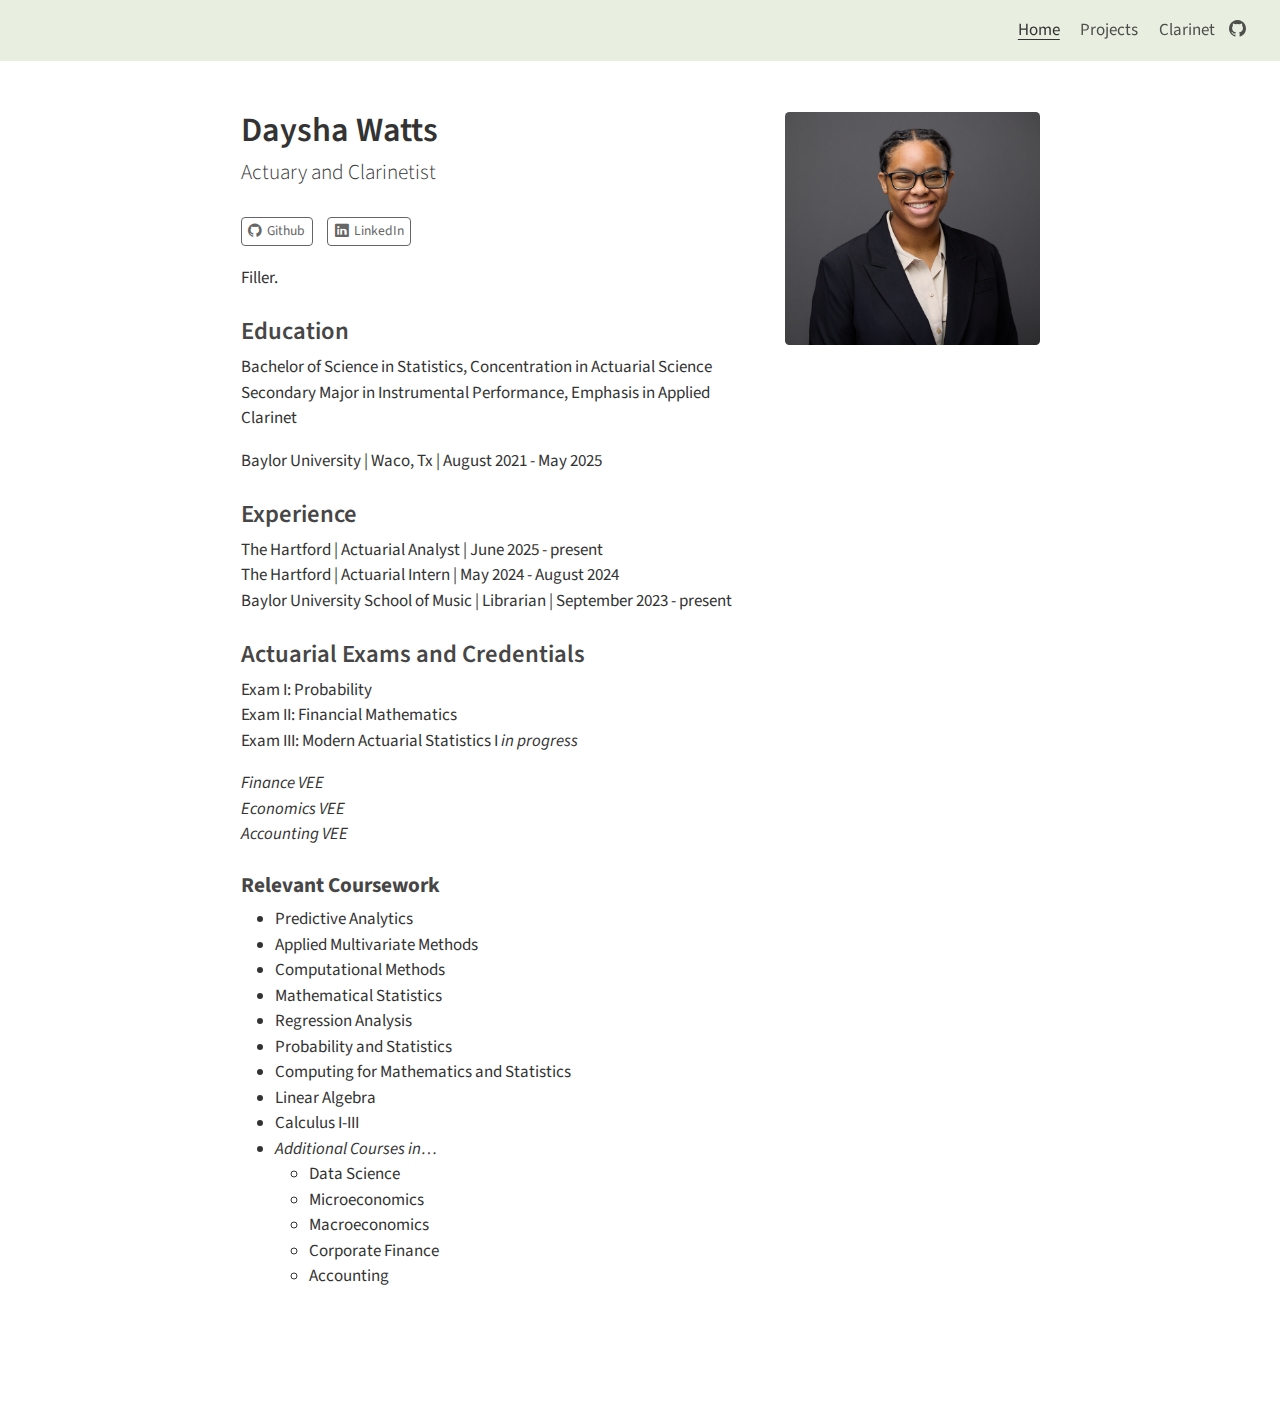
<file: index.html>
<!DOCTYPE html>
<html xmlns="http://www.w3.org/1999/xhtml" lang="en" xml:lang="en"><head>

<meta charset="utf-8">
<meta name="generator" content="quarto-1.5.57">

<meta name="viewport" content="width=device-width, initial-scale=1.0, user-scalable=yes">


<title>Daysha Watts</title>
<style>
code{white-space: pre-wrap;}
span.smallcaps{font-variant: small-caps;}
div.columns{display: flex; gap: min(4vw, 1.5em);}
div.column{flex: auto; overflow-x: auto;}
div.hanging-indent{margin-left: 1.5em; text-indent: -1.5em;}
ul.task-list{list-style: none;}
ul.task-list li input[type="checkbox"] {
  width: 0.8em;
  margin: 0 0.8em 0.2em -1em; /* quarto-specific, see https://github.com/quarto-dev/quarto-cli/issues/4556 */ 
  vertical-align: middle;
}
</style>


<script src="site_libs/quarto-nav/quarto-nav.js"></script>
<script src="site_libs/quarto-nav/headroom.min.js"></script>
<script src="site_libs/clipboard/clipboard.min.js"></script>
<script src="site_libs/quarto-html/quarto.js"></script>
<script src="site_libs/quarto-html/popper.min.js"></script>
<script src="site_libs/quarto-html/tippy.umd.min.js"></script>
<link href="site_libs/quarto-html/tippy.css" rel="stylesheet">
<link href="site_libs/quarto-html/quarto-syntax-highlighting.css" rel="stylesheet" id="quarto-text-highlighting-styles">
<script src="site_libs/bootstrap/bootstrap.min.js"></script>
<link href="site_libs/bootstrap/bootstrap-icons.css" rel="stylesheet">
<link href="site_libs/bootstrap/bootstrap.min.css" rel="stylesheet" id="quarto-bootstrap" data-mode="light">
<script id="quarto-search-options" type="application/json">{
  "language": {
    "search-no-results-text": "No results",
    "search-matching-documents-text": "matching documents",
    "search-copy-link-title": "Copy link to search",
    "search-hide-matches-text": "Hide additional matches",
    "search-more-match-text": "more match in this document",
    "search-more-matches-text": "more matches in this document",
    "search-clear-button-title": "Clear",
    "search-text-placeholder": "",
    "search-detached-cancel-button-title": "Cancel",
    "search-submit-button-title": "Submit",
    "search-label": "Search"
  }
}</script>


<meta property="og:title" content="Daysha Watts">
<meta property="og:description" content="Actuary and Clarinetist">
<meta property="og:image" content="headshot.jpg">
</head>

<body class="nav-fixed fullcontent">

<div id="quarto-search-results"></div>
  <header id="quarto-header" class="headroom fixed-top">
    <nav class="navbar navbar-expand-lg " data-bs-theme="dark">
      <div class="navbar-container container-fluid">
          <button class="navbar-toggler" type="button" data-bs-toggle="collapse" data-bs-target="#navbarCollapse" aria-controls="navbarCollapse" role="menu" aria-expanded="false" aria-label="Toggle navigation" onclick="if (window.quartoToggleHeadroom) { window.quartoToggleHeadroom(); }">
  <span class="navbar-toggler-icon"></span>
</button>
          <div class="collapse navbar-collapse" id="navbarCollapse">
            <ul class="navbar-nav navbar-nav-scroll ms-auto">
  <li class="nav-item">
    <a class="nav-link active" href="./index.html" aria-current="page"> 
<span class="menu-text">Home</span></a>
  </li>  
  <li class="nav-item">
    <span class="nav-link">
<span class="menu-text">Projects</span>
    </span>
  </li>  
  <li class="nav-item">
    <a class="nav-link" href="./clarinet.html"> 
<span class="menu-text">Clarinet</span></a>
  </li>  
</ul>
          </div> <!-- /navcollapse -->
            <div class="quarto-navbar-tools">
    <a href="https://github.com" title="Github" class="quarto-navigation-tool px-1" aria-label="Github"><i class="bi bi-github"></i></a>
</div>
      </div> <!-- /container-fluid -->
    </nav>
</header>
<!-- content -->
<div id="quarto-content" class="quarto-container page-columns page-rows-contents page-layout-article page-navbar">
<!-- sidebar -->
<!-- margin-sidebar -->
    
<!-- main -->
<div class="quarto-about-solana column-body">
  <div class="about-entity">
    <div class="entity-contents">
      <header id="title-block-header" class="quarto-title-block default">
<div class="quarto-title">
<h1 class="title">Daysha Watts</h1>
<p class="subtitle lead">Actuary and Clarinetist</p>
</div>
<div class="quarto-title-meta">
  </div>
</header> <div class="about-links">
  <a href="https://github.com/daysha-w" class="about-link" rel="" target="">
    <i class="bi bi-github"></i>
     <span class="about-link-text">Github</span>
  </a>
  <a href="https://www.linkedin.com/in/daysha-watts-478915266/" class="about-link" rel="" target="">
    <i class="bi bi-linkedin"></i>
     <span class="about-link-text">LinkedIn</span>
  </a>
</div>
      <div class="about-contents"><main class="content" id="quarto-document-content">
<p>Filler.</p>
<section id="education" class="level3">
<h3 data-anchor-id="education">Education</h3>
<p>Bachelor of Science in Statistics, Concentration in Actuarial Science &nbsp; Secondary Major in Instrumental Performance, Emphasis in Applied Clarinet &nbsp;</p>
<p>Baylor University | Waco, Tx | August 2021 - May 2025</p>
</section>
<section id="experience" class="level3">
<h3 data-anchor-id="experience">Experience</h3>
<p>The Hartford | Actuarial Analyst | June 2025 - present<br>
The Hartford | Actuarial Intern | May 2024 - August 2024<br>
Baylor University School of Music | Librarian | September 2023 - present</p>
</section>
<section id="actuarial-exams-and-credentials" class="level3">
<h3 data-anchor-id="actuarial-exams-and-credentials">Actuarial Exams and Credentials</h3>
<p>Exam I: Probability<br>
Exam II: Financial Mathematics<br>
Exam III: Modern Actuarial Statistics I <em>in progress</em> &nbsp;</p>
<p><em>Finance VEE</em><br>
<em>Economics VEE</em><br>
<em>Accounting VEE</em></p>
<section id="relevant-coursework" class="level4">
<h4 data-anchor-id="relevant-coursework"><strong>Relevant Coursework</strong></h4>
<ul>
<li>Predictive Analytics</li>
<li>Applied Multivariate Methods</li>
<li>Computational Methods</li>
<li>Mathematical Statistics</li>
<li>Regression Analysis</li>
<li>Probability and Statistics</li>
<li>Computing for Mathematics and Statistics</li>
<li>Linear Algebra</li>
<li>Calculus I-III</li>
<li><em>Additional Courses in…</em>
<ul>
<li>Data Science</li>
<li>Microeconomics</li>
<li>Macroeconomics</li>
<li>Corporate Finance</li>
<li>Accounting</li>
</ul></li>
</ul>


</section>
</section>
</main></div>
    </div>
    <img src="headshot.jpg" alt="headshpt of Daysha Watts" class="about-image
  rounded " style="width: 15em;">
  </div>
</div>
 <!-- /main -->
<script id="quarto-html-after-body" type="application/javascript">
window.document.addEventListener("DOMContentLoaded", function (event) {
  const toggleBodyColorMode = (bsSheetEl) => {
    const mode = bsSheetEl.getAttribute("data-mode");
    const bodyEl = window.document.querySelector("body");
    if (mode === "dark") {
      bodyEl.classList.add("quarto-dark");
      bodyEl.classList.remove("quarto-light");
    } else {
      bodyEl.classList.add("quarto-light");
      bodyEl.classList.remove("quarto-dark");
    }
  }
  const toggleBodyColorPrimary = () => {
    const bsSheetEl = window.document.querySelector("link#quarto-bootstrap");
    if (bsSheetEl) {
      toggleBodyColorMode(bsSheetEl);
    }
  }
  toggleBodyColorPrimary();  
  const isCodeAnnotation = (el) => {
    for (const clz of el.classList) {
      if (clz.startsWith('code-annotation-')) {                     
        return true;
      }
    }
    return false;
  }
  const onCopySuccess = function(e) {
    // button target
    const button = e.trigger;
    // don't keep focus
    button.blur();
    // flash "checked"
    button.classList.add('code-copy-button-checked');
    var currentTitle = button.getAttribute("title");
    button.setAttribute("title", "Copied!");
    let tooltip;
    if (window.bootstrap) {
      button.setAttribute("data-bs-toggle", "tooltip");
      button.setAttribute("data-bs-placement", "left");
      button.setAttribute("data-bs-title", "Copied!");
      tooltip = new bootstrap.Tooltip(button, 
        { trigger: "manual", 
          customClass: "code-copy-button-tooltip",
          offset: [0, -8]});
      tooltip.show();    
    }
    setTimeout(function() {
      if (tooltip) {
        tooltip.hide();
        button.removeAttribute("data-bs-title");
        button.removeAttribute("data-bs-toggle");
        button.removeAttribute("data-bs-placement");
      }
      button.setAttribute("title", currentTitle);
      button.classList.remove('code-copy-button-checked');
    }, 1000);
    // clear code selection
    e.clearSelection();
  }
  const getTextToCopy = function(trigger) {
      const codeEl = trigger.previousElementSibling.cloneNode(true);
      for (const childEl of codeEl.children) {
        if (isCodeAnnotation(childEl)) {
          childEl.remove();
        }
      }
      return codeEl.innerText;
  }
  const clipboard = new window.ClipboardJS('.code-copy-button:not([data-in-quarto-modal])', {
    text: getTextToCopy
  });
  clipboard.on('success', onCopySuccess);
  if (window.document.getElementById('quarto-embedded-source-code-modal')) {
    // For code content inside modals, clipBoardJS needs to be initialized with a container option
    // TODO: Check when it could be a function (https://github.com/zenorocha/clipboard.js/issues/860)
    const clipboardModal = new window.ClipboardJS('.code-copy-button[data-in-quarto-modal]', {
      text: getTextToCopy,
      container: window.document.getElementById('quarto-embedded-source-code-modal')
    });
    clipboardModal.on('success', onCopySuccess);
  }
    var localhostRegex = new RegExp(/^(?:http|https):\/\/localhost\:?[0-9]*\//);
    var mailtoRegex = new RegExp(/^mailto:/);
      var filterRegex = new RegExp('/' + window.location.host + '/');
    var isInternal = (href) => {
        return filterRegex.test(href) || localhostRegex.test(href) || mailtoRegex.test(href);
    }
    // Inspect non-navigation links and adorn them if external
 	var links = window.document.querySelectorAll('a[href]:not(.nav-link):not(.navbar-brand):not(.toc-action):not(.sidebar-link):not(.sidebar-item-toggle):not(.pagination-link):not(.no-external):not([aria-hidden]):not(.dropdown-item):not(.quarto-navigation-tool):not(.about-link)');
    for (var i=0; i<links.length; i++) {
      const link = links[i];
      if (!isInternal(link.href)) {
        // undo the damage that might have been done by quarto-nav.js in the case of
        // links that we want to consider external
        if (link.dataset.originalHref !== undefined) {
          link.href = link.dataset.originalHref;
        }
      }
    }
  function tippyHover(el, contentFn, onTriggerFn, onUntriggerFn) {
    const config = {
      allowHTML: true,
      maxWidth: 500,
      delay: 100,
      arrow: false,
      appendTo: function(el) {
          return el.parentElement;
      },
      interactive: true,
      interactiveBorder: 10,
      theme: 'quarto',
      placement: 'bottom-start',
    };
    if (contentFn) {
      config.content = contentFn;
    }
    if (onTriggerFn) {
      config.onTrigger = onTriggerFn;
    }
    if (onUntriggerFn) {
      config.onUntrigger = onUntriggerFn;
    }
    window.tippy(el, config); 
  }
  const noterefs = window.document.querySelectorAll('a[role="doc-noteref"]');
  for (var i=0; i<noterefs.length; i++) {
    const ref = noterefs[i];
    tippyHover(ref, function() {
      // use id or data attribute instead here
      let href = ref.getAttribute('data-footnote-href') || ref.getAttribute('href');
      try { href = new URL(href).hash; } catch {}
      const id = href.replace(/^#\/?/, "");
      const note = window.document.getElementById(id);
      if (note) {
        return note.innerHTML;
      } else {
        return "";
      }
    });
  }
  const xrefs = window.document.querySelectorAll('a.quarto-xref');
  const processXRef = (id, note) => {
    // Strip column container classes
    const stripColumnClz = (el) => {
      el.classList.remove("page-full", "page-columns");
      if (el.children) {
        for (const child of el.children) {
          stripColumnClz(child);
        }
      }
    }
    stripColumnClz(note)
    if (id === null || id.startsWith('sec-')) {
      // Special case sections, only their first couple elements
      const container = document.createElement("div");
      if (note.children && note.children.length > 2) {
        container.appendChild(note.children[0].cloneNode(true));
        for (let i = 1; i < note.children.length; i++) {
          const child = note.children[i];
          if (child.tagName === "P" && child.innerText === "") {
            continue;
          } else {
            container.appendChild(child.cloneNode(true));
            break;
          }
        }
        if (window.Quarto?.typesetMath) {
          window.Quarto.typesetMath(container);
        }
        return container.innerHTML
      } else {
        if (window.Quarto?.typesetMath) {
          window.Quarto.typesetMath(note);
        }
        return note.innerHTML;
      }
    } else {
      // Remove any anchor links if they are present
      const anchorLink = note.querySelector('a.anchorjs-link');
      if (anchorLink) {
        anchorLink.remove();
      }
      if (window.Quarto?.typesetMath) {
        window.Quarto.typesetMath(note);
      }
      // TODO in 1.5, we should make sure this works without a callout special case
      if (note.classList.contains("callout")) {
        return note.outerHTML;
      } else {
        return note.innerHTML;
      }
    }
  }
  for (var i=0; i<xrefs.length; i++) {
    const xref = xrefs[i];
    tippyHover(xref, undefined, function(instance) {
      instance.disable();
      let url = xref.getAttribute('href');
      let hash = undefined; 
      if (url.startsWith('#')) {
        hash = url;
      } else {
        try { hash = new URL(url).hash; } catch {}
      }
      if (hash) {
        const id = hash.replace(/^#\/?/, "");
        const note = window.document.getElementById(id);
        if (note !== null) {
          try {
            const html = processXRef(id, note.cloneNode(true));
            instance.setContent(html);
          } finally {
            instance.enable();
            instance.show();
          }
        } else {
          // See if we can fetch this
          fetch(url.split('#')[0])
          .then(res => res.text())
          .then(html => {
            const parser = new DOMParser();
            const htmlDoc = parser.parseFromString(html, "text/html");
            const note = htmlDoc.getElementById(id);
            if (note !== null) {
              const html = processXRef(id, note);
              instance.setContent(html);
            } 
          }).finally(() => {
            instance.enable();
            instance.show();
          });
        }
      } else {
        // See if we can fetch a full url (with no hash to target)
        // This is a special case and we should probably do some content thinning / targeting
        fetch(url)
        .then(res => res.text())
        .then(html => {
          const parser = new DOMParser();
          const htmlDoc = parser.parseFromString(html, "text/html");
          const note = htmlDoc.querySelector('main.content');
          if (note !== null) {
            // This should only happen for chapter cross references
            // (since there is no id in the URL)
            // remove the first header
            if (note.children.length > 0 && note.children[0].tagName === "HEADER") {
              note.children[0].remove();
            }
            const html = processXRef(null, note);
            instance.setContent(html);
          } 
        }).finally(() => {
          instance.enable();
          instance.show();
        });
      }
    }, function(instance) {
    });
  }
      let selectedAnnoteEl;
      const selectorForAnnotation = ( cell, annotation) => {
        let cellAttr = 'data-code-cell="' + cell + '"';
        let lineAttr = 'data-code-annotation="' +  annotation + '"';
        const selector = 'span[' + cellAttr + '][' + lineAttr + ']';
        return selector;
      }
      const selectCodeLines = (annoteEl) => {
        const doc = window.document;
        const targetCell = annoteEl.getAttribute("data-target-cell");
        const targetAnnotation = annoteEl.getAttribute("data-target-annotation");
        const annoteSpan = window.document.querySelector(selectorForAnnotation(targetCell, targetAnnotation));
        const lines = annoteSpan.getAttribute("data-code-lines").split(",");
        const lineIds = lines.map((line) => {
          return targetCell + "-" + line;
        })
        let top = null;
        let height = null;
        let parent = null;
        if (lineIds.length > 0) {
            //compute the position of the single el (top and bottom and make a div)
            const el = window.document.getElementById(lineIds[0]);
            top = el.offsetTop;
            height = el.offsetHeight;
            parent = el.parentElement.parentElement;
          if (lineIds.length > 1) {
            const lastEl = window.document.getElementById(lineIds[lineIds.length - 1]);
            const bottom = lastEl.offsetTop + lastEl.offsetHeight;
            height = bottom - top;
          }
          if (top !== null && height !== null && parent !== null) {
            // cook up a div (if necessary) and position it 
            let div = window.document.getElementById("code-annotation-line-highlight");
            if (div === null) {
              div = window.document.createElement("div");
              div.setAttribute("id", "code-annotation-line-highlight");
              div.style.position = 'absolute';
              parent.appendChild(div);
            }
            div.style.top = top - 2 + "px";
            div.style.height = height + 4 + "px";
            div.style.left = 0;
            let gutterDiv = window.document.getElementById("code-annotation-line-highlight-gutter");
            if (gutterDiv === null) {
              gutterDiv = window.document.createElement("div");
              gutterDiv.setAttribute("id", "code-annotation-line-highlight-gutter");
              gutterDiv.style.position = 'absolute';
              const codeCell = window.document.getElementById(targetCell);
              const gutter = codeCell.querySelector('.code-annotation-gutter');
              gutter.appendChild(gutterDiv);
            }
            gutterDiv.style.top = top - 2 + "px";
            gutterDiv.style.height = height + 4 + "px";
          }
          selectedAnnoteEl = annoteEl;
        }
      };
      const unselectCodeLines = () => {
        const elementsIds = ["code-annotation-line-highlight", "code-annotation-line-highlight-gutter"];
        elementsIds.forEach((elId) => {
          const div = window.document.getElementById(elId);
          if (div) {
            div.remove();
          }
        });
        selectedAnnoteEl = undefined;
      };
        // Handle positioning of the toggle
    window.addEventListener(
      "resize",
      throttle(() => {
        elRect = undefined;
        if (selectedAnnoteEl) {
          selectCodeLines(selectedAnnoteEl);
        }
      }, 10)
    );
    function throttle(fn, ms) {
    let throttle = false;
    let timer;
      return (...args) => {
        if(!throttle) { // first call gets through
            fn.apply(this, args);
            throttle = true;
        } else { // all the others get throttled
            if(timer) clearTimeout(timer); // cancel #2
            timer = setTimeout(() => {
              fn.apply(this, args);
              timer = throttle = false;
            }, ms);
        }
      };
    }
      // Attach click handler to the DT
      const annoteDls = window.document.querySelectorAll('dt[data-target-cell]');
      for (const annoteDlNode of annoteDls) {
        annoteDlNode.addEventListener('click', (event) => {
          const clickedEl = event.target;
          if (clickedEl !== selectedAnnoteEl) {
            unselectCodeLines();
            const activeEl = window.document.querySelector('dt[data-target-cell].code-annotation-active');
            if (activeEl) {
              activeEl.classList.remove('code-annotation-active');
            }
            selectCodeLines(clickedEl);
            clickedEl.classList.add('code-annotation-active');
          } else {
            // Unselect the line
            unselectCodeLines();
            clickedEl.classList.remove('code-annotation-active');
          }
        });
      }
  const findCites = (el) => {
    const parentEl = el.parentElement;
    if (parentEl) {
      const cites = parentEl.dataset.cites;
      if (cites) {
        return {
          el,
          cites: cites.split(' ')
        };
      } else {
        return findCites(el.parentElement)
      }
    } else {
      return undefined;
    }
  };
  var bibliorefs = window.document.querySelectorAll('a[role="doc-biblioref"]');
  for (var i=0; i<bibliorefs.length; i++) {
    const ref = bibliorefs[i];
    const citeInfo = findCites(ref);
    if (citeInfo) {
      tippyHover(citeInfo.el, function() {
        var popup = window.document.createElement('div');
        citeInfo.cites.forEach(function(cite) {
          var citeDiv = window.document.createElement('div');
          citeDiv.classList.add('hanging-indent');
          citeDiv.classList.add('csl-entry');
          var biblioDiv = window.document.getElementById('ref-' + cite);
          if (biblioDiv) {
            citeDiv.innerHTML = biblioDiv.innerHTML;
          }
          popup.appendChild(citeDiv);
        });
        return popup.innerHTML;
      });
    }
  }
});
</script>
</div> <!-- /content -->




</body></html>
</file>
<file: site_libs/quarto-html/tippy.css>
.tippy-box[data-animation=fade][data-state=hidden]{opacity:0}[data-tippy-root]{max-width:calc(100vw - 10px)}.tippy-box{position:relative;background-color:#333;color:#fff;border-radius:4px;font-size:14px;line-height:1.4;white-space:normal;outline:0;transition-property:transform,visibility,opacity}.tippy-box[data-placement^=top]>.tippy-arrow{bottom:0}.tippy-box[data-placement^=top]>.tippy-arrow:before{bottom:-7px;left:0;border-width:8px 8px 0;border-top-color:initial;transform-origin:center top}.tippy-box[data-placement^=bottom]>.tippy-arrow{top:0}.tippy-box[data-placement^=bottom]>.tippy-arrow:before{top:-7px;left:0;border-width:0 8px 8px;border-bottom-color:initial;transform-origin:center bottom}.tippy-box[data-placement^=left]>.tippy-arrow{right:0}.tippy-box[data-placement^=left]>.tippy-arrow:before{border-width:8px 0 8px 8px;border-left-color:initial;right:-7px;transform-origin:center left}.tippy-box[data-placement^=right]>.tippy-arrow{left:0}.tippy-box[data-placement^=right]>.tippy-arrow:before{left:-7px;border-width:8px 8px 8px 0;border-right-color:initial;transform-origin:center right}.tippy-box[data-inertia][data-state=visible]{transition-timing-function:cubic-bezier(.54,1.5,.38,1.11)}.tippy-arrow{width:16px;height:16px;color:#333}.tippy-arrow:before{content:"";position:absolute;border-color:transparent;border-style:solid}.tippy-content{position:relative;padding:5px 9px;z-index:1}
</file>
<file: site_libs/quarto-html/quarto-syntax-highlighting.css>
/* quarto syntax highlight colors */
:root {
  --quarto-hl-ot-color: #003B4F;
  --quarto-hl-at-color: #657422;
  --quarto-hl-ss-color: #20794D;
  --quarto-hl-an-color: #5E5E5E;
  --quarto-hl-fu-color: #4758AB;
  --quarto-hl-st-color: #20794D;
  --quarto-hl-cf-color: #003B4F;
  --quarto-hl-op-color: #5E5E5E;
  --quarto-hl-er-color: #AD0000;
  --quarto-hl-bn-color: #AD0000;
  --quarto-hl-al-color: #AD0000;
  --quarto-hl-va-color: #111111;
  --quarto-hl-bu-color: inherit;
  --quarto-hl-ex-color: inherit;
  --quarto-hl-pp-color: #AD0000;
  --quarto-hl-in-color: #5E5E5E;
  --quarto-hl-vs-color: #20794D;
  --quarto-hl-wa-color: #5E5E5E;
  --quarto-hl-do-color: #5E5E5E;
  --quarto-hl-im-color: #00769E;
  --quarto-hl-ch-color: #20794D;
  --quarto-hl-dt-color: #AD0000;
  --quarto-hl-fl-color: #AD0000;
  --quarto-hl-co-color: #5E5E5E;
  --quarto-hl-cv-color: #5E5E5E;
  --quarto-hl-cn-color: #8f5902;
  --quarto-hl-sc-color: #5E5E5E;
  --quarto-hl-dv-color: #AD0000;
  --quarto-hl-kw-color: #003B4F;
}

/* other quarto variables */
:root {
  --quarto-font-monospace: SFMono-Regular, Menlo, Monaco, Consolas, "Liberation Mono", "Courier New", monospace;
}

pre > code.sourceCode > span {
  color: #003B4F;
}

code span {
  color: #003B4F;
}

code.sourceCode > span {
  color: #003B4F;
}

div.sourceCode,
div.sourceCode pre.sourceCode {
  color: #003B4F;
}

code span.ot {
  color: #003B4F;
  font-style: inherit;
}

code span.at {
  color: #657422;
  font-style: inherit;
}

code span.ss {
  color: #20794D;
  font-style: inherit;
}

code span.an {
  color: #5E5E5E;
  font-style: inherit;
}

code span.fu {
  color: #4758AB;
  font-style: inherit;
}

code span.st {
  color: #20794D;
  font-style: inherit;
}

code span.cf {
  color: #003B4F;
  font-weight: bold;
  font-style: inherit;
}

code span.op {
  color: #5E5E5E;
  font-style: inherit;
}

code span.er {
  color: #AD0000;
  font-style: inherit;
}

code span.bn {
  color: #AD0000;
  font-style: inherit;
}

code span.al {
  color: #AD0000;
  font-style: inherit;
}

code span.va {
  color: #111111;
  font-style: inherit;
}

code span.bu {
  font-style: inherit;
}

code span.ex {
  font-style: inherit;
}

code span.pp {
  color: #AD0000;
  font-style: inherit;
}

code span.in {
  color: #5E5E5E;
  font-style: inherit;
}

code span.vs {
  color: #20794D;
  font-style: inherit;
}

code span.wa {
  color: #5E5E5E;
  font-style: italic;
}

code span.do {
  color: #5E5E5E;
  font-style: italic;
}

code span.im {
  color: #00769E;
  font-style: inherit;
}

code span.ch {
  color: #20794D;
  font-style: inherit;
}

code span.dt {
  color: #AD0000;
  font-style: inherit;
}

code span.fl {
  color: #AD0000;
  font-style: inherit;
}

code span.co {
  color: #5E5E5E;
  font-style: inherit;
}

code span.cv {
  color: #5E5E5E;
  font-style: italic;
}

code span.cn {
  color: #8f5902;
  font-style: inherit;
}

code span.sc {
  color: #5E5E5E;
  font-style: inherit;
}

code span.dv {
  color: #AD0000;
  font-style: inherit;
}

code span.kw {
  color: #003B4F;
  font-weight: bold;
  font-style: inherit;
}

.prevent-inlining {
  content: "</";
}

/*# sourceMappingURL=debc5d5d77c3f9108843748ff7464032.css.map */
</file>
